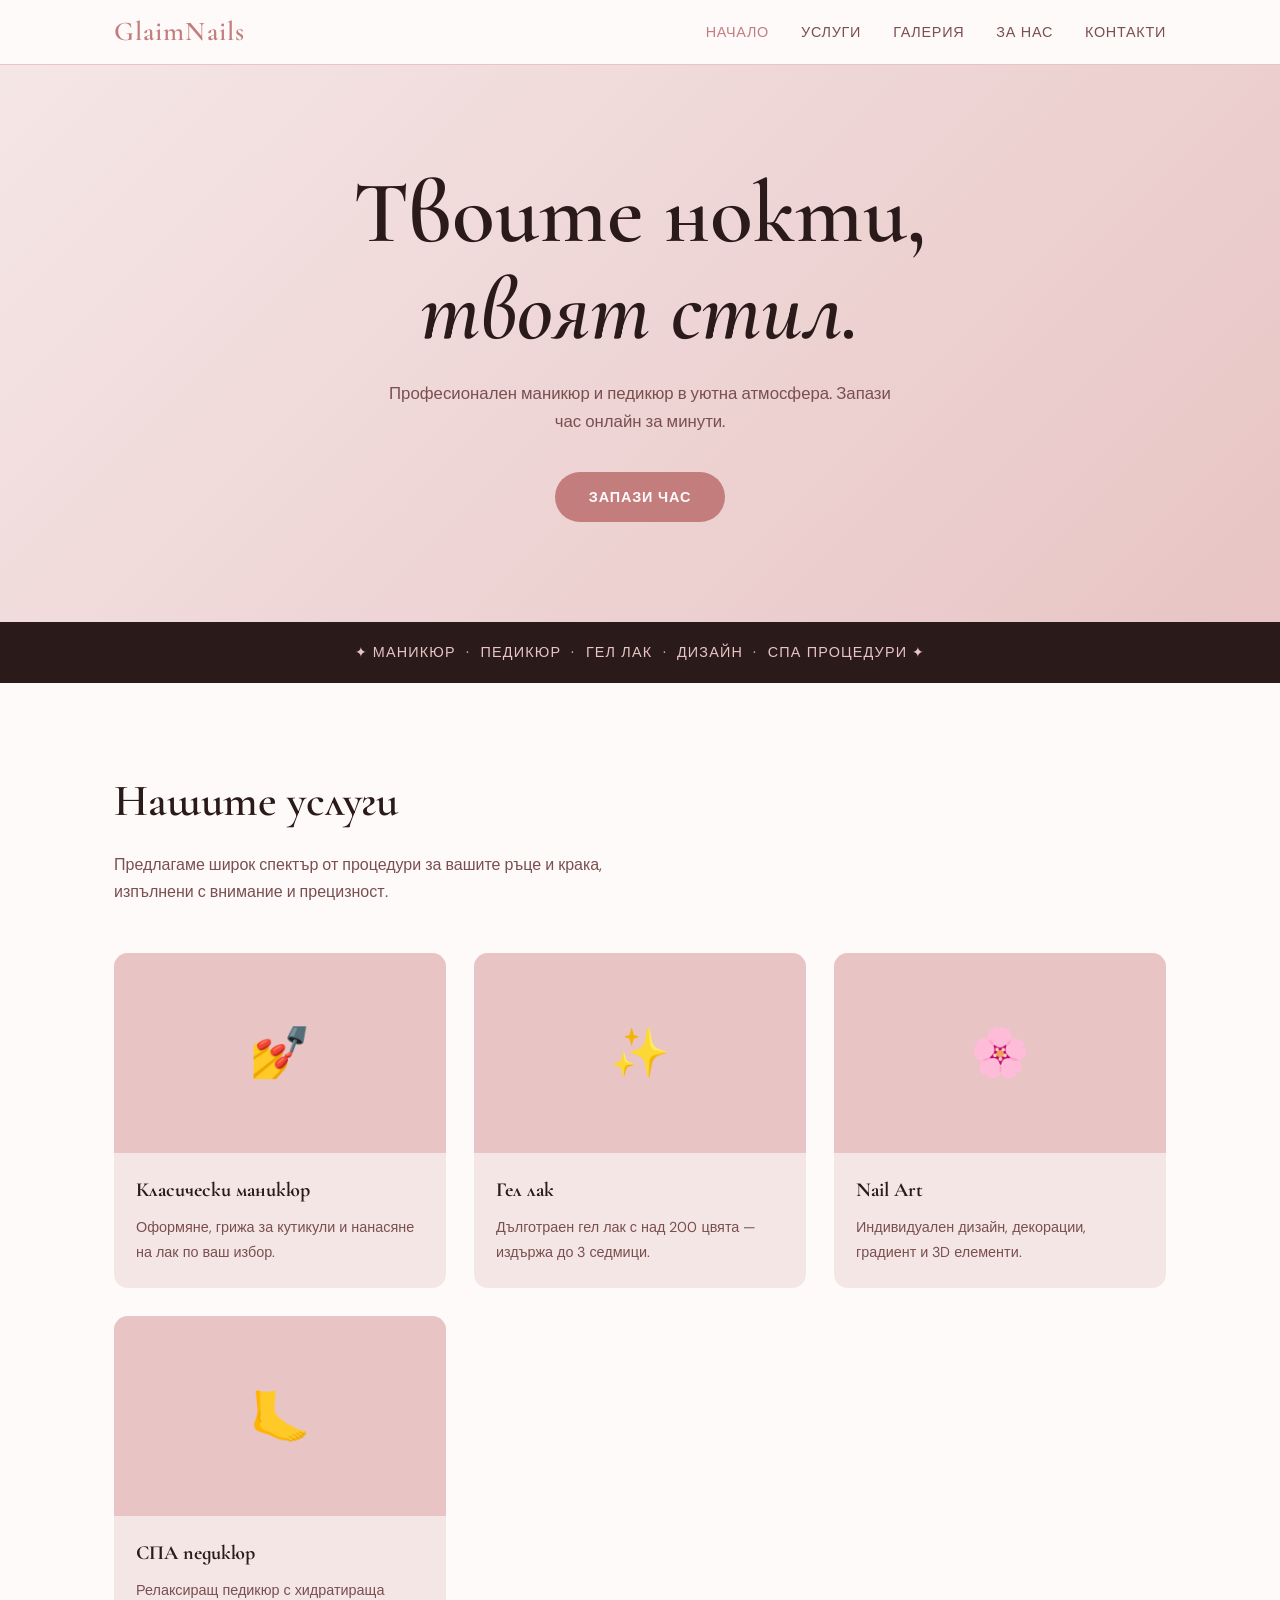
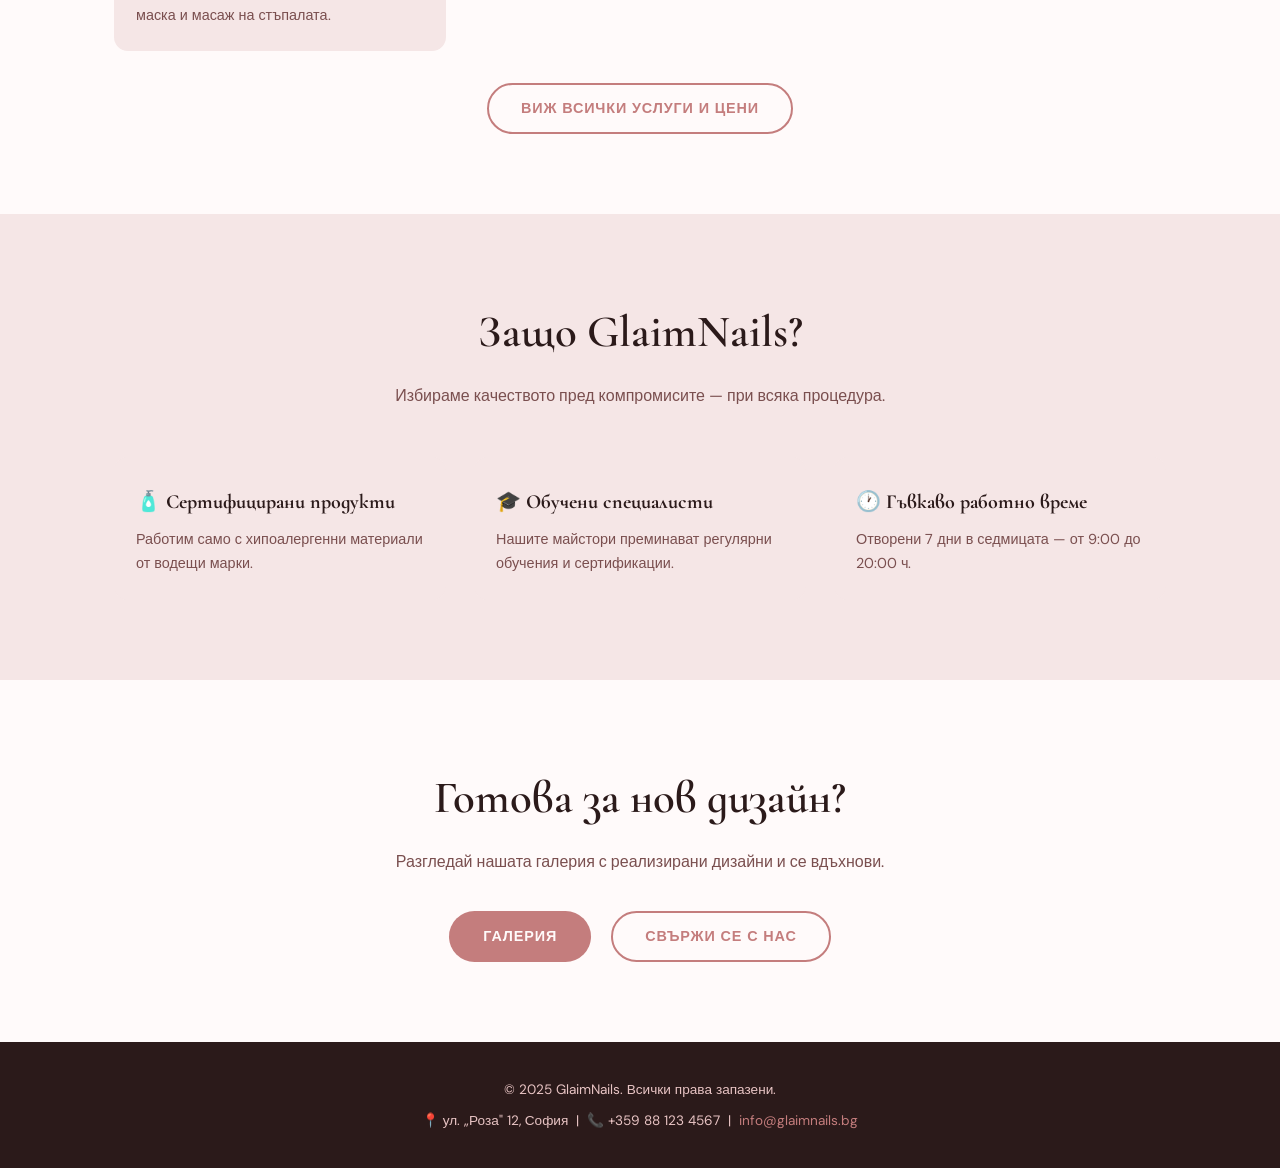
<file: GlamNails/index.html>
<!DOCTYPE html>
<html lang="bg">
<head>
  <meta charset="UTF-8">
  <meta name="viewport" content="width=device-width, initial-scale=1.0">
  <title>GlaimNails – Студио за маникюр</title>
  <link rel="stylesheet" href="style.css">
</head>
<body>

<header>
  <nav>
    <a href="index.html" class="logo">GlaimNails</a>
    <ul>
      <li><a href="index.html" class="active">Начало</a></li>
      <li><a href="services.html">Услуги</a></li>
      <li><a href="gallery.html">Галерия</a></li>
      <li><a href="about.html">За нас</a></li>
      <li><a href="contact.html">Контакти</a></li>
    </ul>
  </nav>
</header>

<!-- Hero -->
<section class="hero">
  <h1>Твоите нокти,<br><em>твоят стил.</em></h1>
  <p>Професионален маникюр и педикюр в уютна атмосфера. Запази час онлайн за минути.</p>
  <a href="contact.html" class="btn">Запази час</a>
</section>

<!-- Intro strip -->
<div class="stripe">✦ Маникюр &nbsp;·&nbsp; Педикюр &nbsp;·&nbsp; Гел лак &nbsp;·&nbsp; Дизайн &nbsp;·&nbsp; СПА процедури ✦</div>

<!-- Services preview -->
<div class="section">
  <h2 class="section-title">Нашите услуги</h2>
  <p class="section-sub">Предлагаме широк спектър от процедури за вашите ръце и крака, изпълнени с внимание и прецизност.</p>
  <div class="cards">
    <div class="card">
      <div class="card-img">💅</div>
      <div class="card-body">
        <h3>Класически маникюр</h3>
        <p>Оформяне, грижа за кутикули и нанасяне на лак по ваш избор.</p>
      </div>
    </div>
    <div class="card">
      <div class="card-img">✨</div>
      <div class="card-body">
        <h3>Гел лак</h3>
        <p>Дълготраен гел лак с над 200 цвята — издържа до 3 седмици.</p>
      </div>
    </div>
    <div class="card">
      <div class="card-img">🌸</div>
      <div class="card-body">
        <h3>Nail Art</h3>
        <p>Индивидуален дизайн, декорации, градиент и 3D елементи.</p>
      </div>
    </div>
    <div class="card">
      <div class="card-img">🦶</div>
      <div class="card-body">
        <h3>СПА педикюр</h3>
        <p>Релаксиращ педикюр с хидратираща маска и масаж на стъпалата.</p>
      </div>
    </div>
  </div>
  <p class="text-center mt-8">
    <a href="services.html" class="btn-outline">Виж всички услуги и цени</a>
  </p>
</div>

<!-- Why us -->
<div class="bg-blush">
  <div class="section">
    <h2 class="section-title text-center">Защо GlaimNails?</h2>
    <p class="section-sub text-center" style="margin:0 auto 48px;">Избираме качеството пред компромисите — при всяка процедура.</p>
    <div class="cards">
      <div class="card">
        <div class="card-body" style="padding-top:28px;">
          <h3>🧴 Сертифицирани продукти</h3>
          <p>Работим само с хипоалергенни материали от водещи марки.</p>
        </div>
      </div>
      <div class="card">
        <div class="card-body" style="padding-top:28px;">
          <h3>🎓 Обучени специалисти</h3>
          <p>Нашите майстори преминават регулярни обучения и сертификации.</p>
        </div>
      </div>
      <div class="card">
        <div class="card-body" style="padding-top:28px;">
          <h3>🕐 Гъвкаво работно време</h3>
          <p>Отворени 7 дни в седмицата — от 9:00 до 20:00 ч.</p>
        </div>
      </div>
    </div>
  </div>
</div>

<!-- CTA -->
<div class="section text-center">
  <h2 class="section-title">Готова за нов дизайн?</h2>
  <p class="section-sub" style="margin:0 auto 36px;">Разгледай нашата галерия с реализирани дизайни и се вдъхнови.</p>
  <a href="gallery.html" class="btn" style="margin-right:16px;">Галерия</a>
  <a href="contact.html" class="btn-outline">Свържи се с нас</a>
</div>

<footer>
  <p>&copy; 2025 GlaimNails. Всички права запазени.</p>
  <p style="margin-top:8px;">📍 ул. „Роза" 12, София &nbsp;|&nbsp; 📞 +359 88 123 4567 &nbsp;|&nbsp; <a href="mailto:info@glaimnails.bg">info@glaimnails.bg</a></p>
</footer>

</body>
</html>
</file>
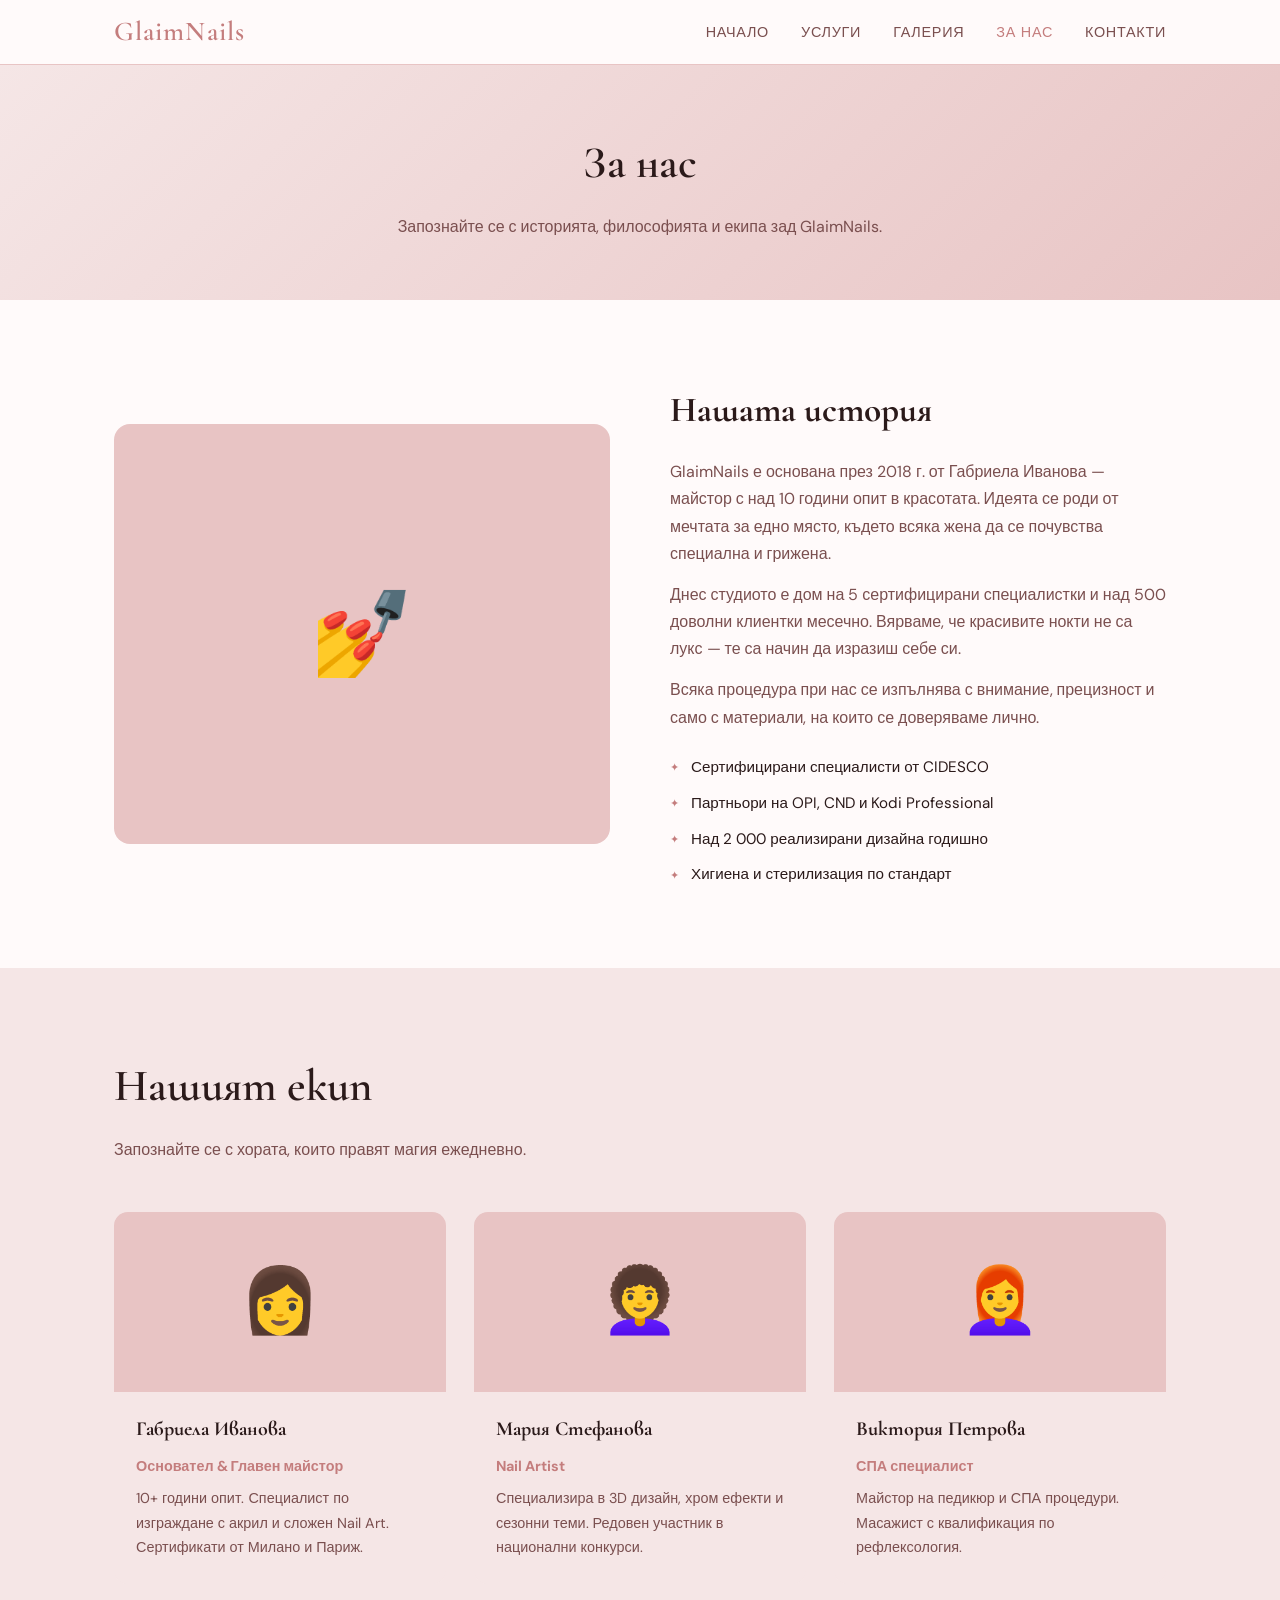
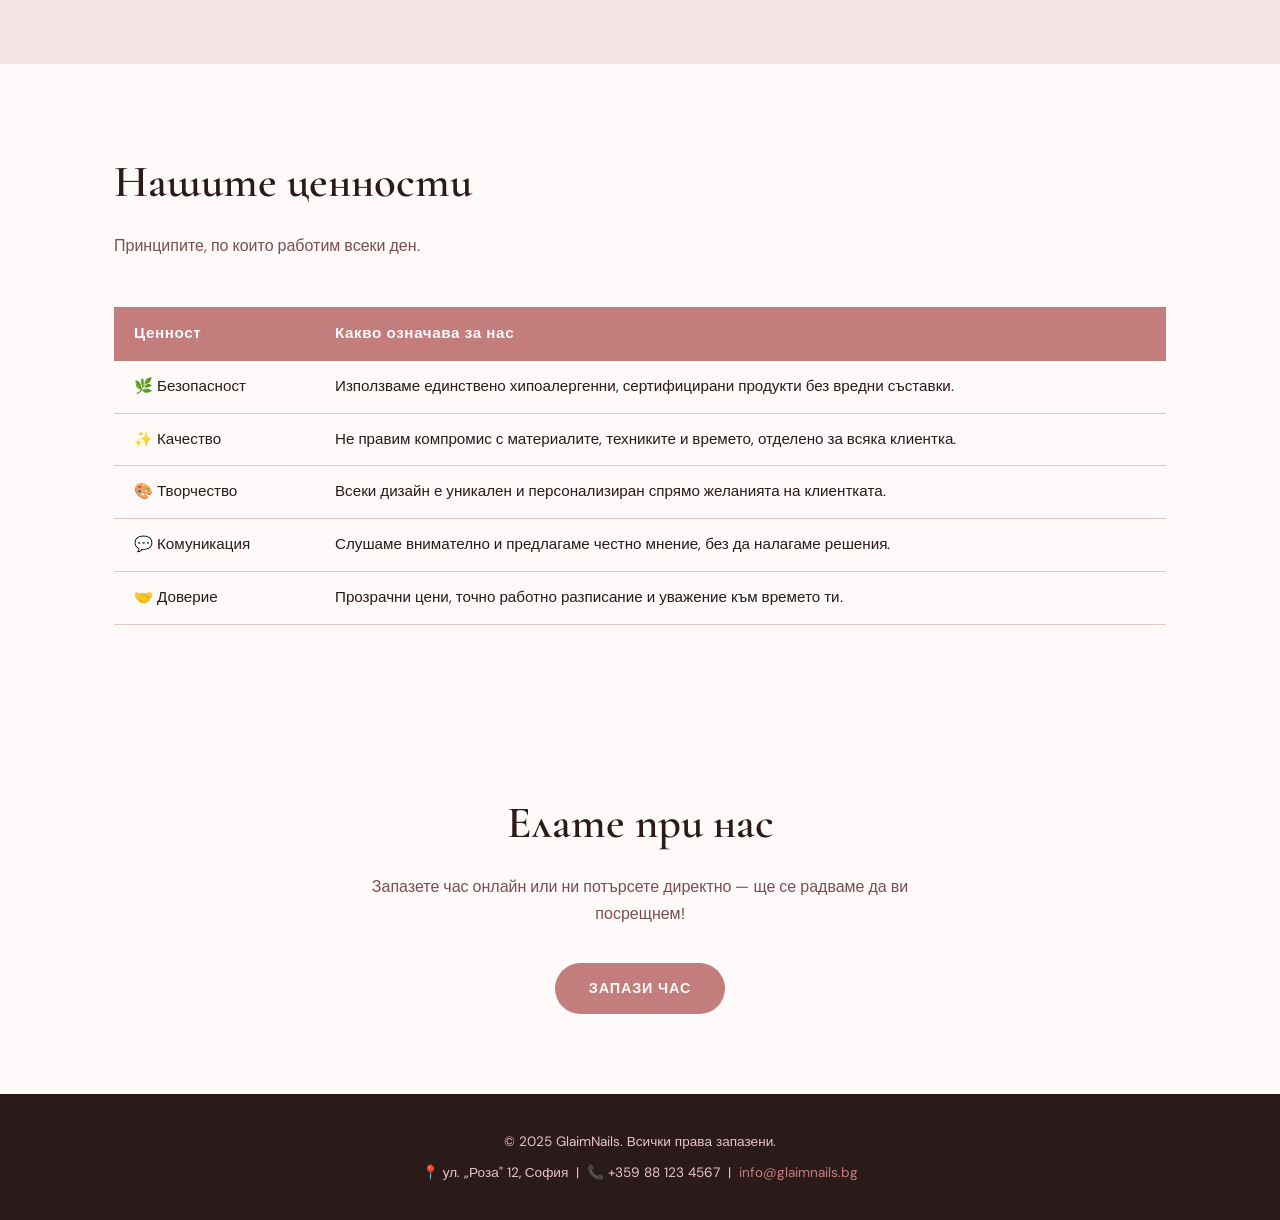
<file: GlamNails/about.html>
<!DOCTYPE html>
<html lang="bg">
<head>
  <meta charset="UTF-8">
  <meta name="viewport" content="width=device-width, initial-scale=1.0">
  <title>За нас – GlaimNails</title>
  <link rel="stylesheet" href="style.css">
</head>
<body>

<header>
  <nav>
    <a href="index.html" class="logo">GlaimNails</a>
    <ul>
      <li><a href="index.html">Начало</a></li>
      <li><a href="services.html">Услуги</a></li>
      <li><a href="gallery.html">Галерия</a></li>
      <li><a href="about.html" class="active">За нас</a></li>
      <li><a href="contact.html">Контакти</a></li>
    </ul>
  </nav>
</header>

<div style="background: linear-gradient(135deg, #f5e6e6, #e8c4c4); padding: 60px 24px; text-align:center;">
  <h1 class="section-title" style="margin-bottom:12px;">За нас</h1>
  <p style="color:#7a4f4f; max-width:500px; margin:0 auto;">Запознайте се с историята, философията и екипа зад GlaimNails.</p>
</div>

<!-- Story -->
<div class="section">
  <div class="about-grid">
    <div class="about-img">💅</div>
    <div class="about-text">
      <h2>Нашата история</h2>
      <p>GlaimNails е основана през 2018 г. от Габриела Иванова — майстор с над 10 години опит в красотата. Идеята се роди от мечтата за едно място, където всяка жена да се почувства специална и грижена.</p>
      <p>Днес студиото е дом на 5 сертифицирани специалистки и над 500 доволни клиентки месечно. Вярваме, че красивите нокти не са лукс — те са начин да изразиш себе си.</p>
      <p>Всяка процедура при нас се изпълнява с внимание, прецизност и само с материали, на които се доверяваме лично.</p>
      <ul class="team-list">
        <li>Сертифицирани специалисти от CIDESCO</li>
        <li>Партньори на OPI, CND и Kodi Professional</li>
        <li>Над 2 000 реализирани дизайна годишно</li>
        <li>Хигиена и стерилизация по стандарт</li>
      </ul>
    </div>
  </div>
</div>

<!-- Team -->
<div class="bg-blush">
  <div class="section">
    <h2 class="section-title">Нашият екип</h2>
    <p class="section-sub">Запознайте се с хората, които правят магия ежедневно.</p>
    <div class="cards">
      <div class="card">
        <div class="card-img" style="font-size:4rem; height:180px;">👩</div>
        <div class="card-body">
          <h3>Габриела Иванова</h3>
          <p><strong style="color:var(--accent);">Основател &amp; Главен майстор</strong></p>
          <p style="margin-top:8px;">10+ години опит. Специалист по изграждане с акрил и сложен Nail Art. Сертификати от Милано и Париж.</p>
        </div>
      </div>
      <div class="card">
        <div class="card-img" style="font-size:4rem; height:180px;">👩‍🦱</div>
        <div class="card-body">
          <h3>Мария Стефанова</h3>
          <p><strong style="color:var(--accent);">Nail Artist</strong></p>
          <p style="margin-top:8px;">Специализира в 3D дизайн, хром ефекти и сезонни теми. Редовен участник в национални конкурси.</p>
        </div>
      </div>
      <div class="card">
        <div class="card-img" style="font-size:4rem; height:180px;">👩‍🦰</div>
        <div class="card-body">
          <h3>Виктория Петрова</h3>
          <p><strong style="color:var(--accent);">СПА специалист</strong></p>
          <p style="margin-top:8px;">Майстор на педикюр и СПА процедури. Масажист с квалификация по рефлексология.</p>
        </div>
      </div>
    </div>
  </div>
</div>

<!-- Values -->
<div class="section">
  <h2 class="section-title">Нашите ценности</h2>
  <p class="section-sub">Принципите, по които работим всеки ден.</p>
  <div class="table-wrap">
    <table>
      <thead>
        <tr>
          <th>Ценност</th>
          <th>Какво означава за нас</th>
        </tr>
      </thead>
      <tbody>
        <tr>
          <td>🌿 Безопасност</td>
          <td>Използваме единствено хипоалергенни, сертифицирани продукти без вредни съставки.</td>
        </tr>
        <tr>
          <td>✨ Качество</td>
          <td>Не правим компромис с материалите, техниките и времето, отделено за всяка клиентка.</td>
        </tr>
        <tr>
          <td>🎨 Творчество</td>
          <td>Всеки дизайн е уникален и персонализиран спрямо желанията на клиентката.</td>
        </tr>
        <tr>
          <td>💬 Комуникация</td>
          <td>Слушаме внимателно и предлагаме честно мнение, без да налагаме решения.</td>
        </tr>
        <tr>
          <td>🤝 Доверие</td>
          <td>Прозрачни цени, точно работно разписание и уважение към времето ти.</td>
        </tr>
      </tbody>
    </table>
  </div>
</div>

<!-- CTA -->
<div class="section text-center">
  <h2 class="section-title">Елате при нас</h2>
  <p class="section-sub" style="margin:0 auto 36px;">Запазете час онлайн или ни потърсете директно — ще се радваме да ви посрещнем!</p>
  <a href="contact.html" class="btn">Запази час</a>
</div>

<footer>
  <p>&copy; 2025 GlaimNails. Всички права запазени.</p>
  <p style="margin-top:8px;">📍 ул. „Роза" 12, София &nbsp;|&nbsp; 📞 +359 88 123 4567 &nbsp;|&nbsp; <a href="mailto:info@glaimnails.bg">info@glaimnails.bg</a></p>
</footer>

</body>
</html>
</file>
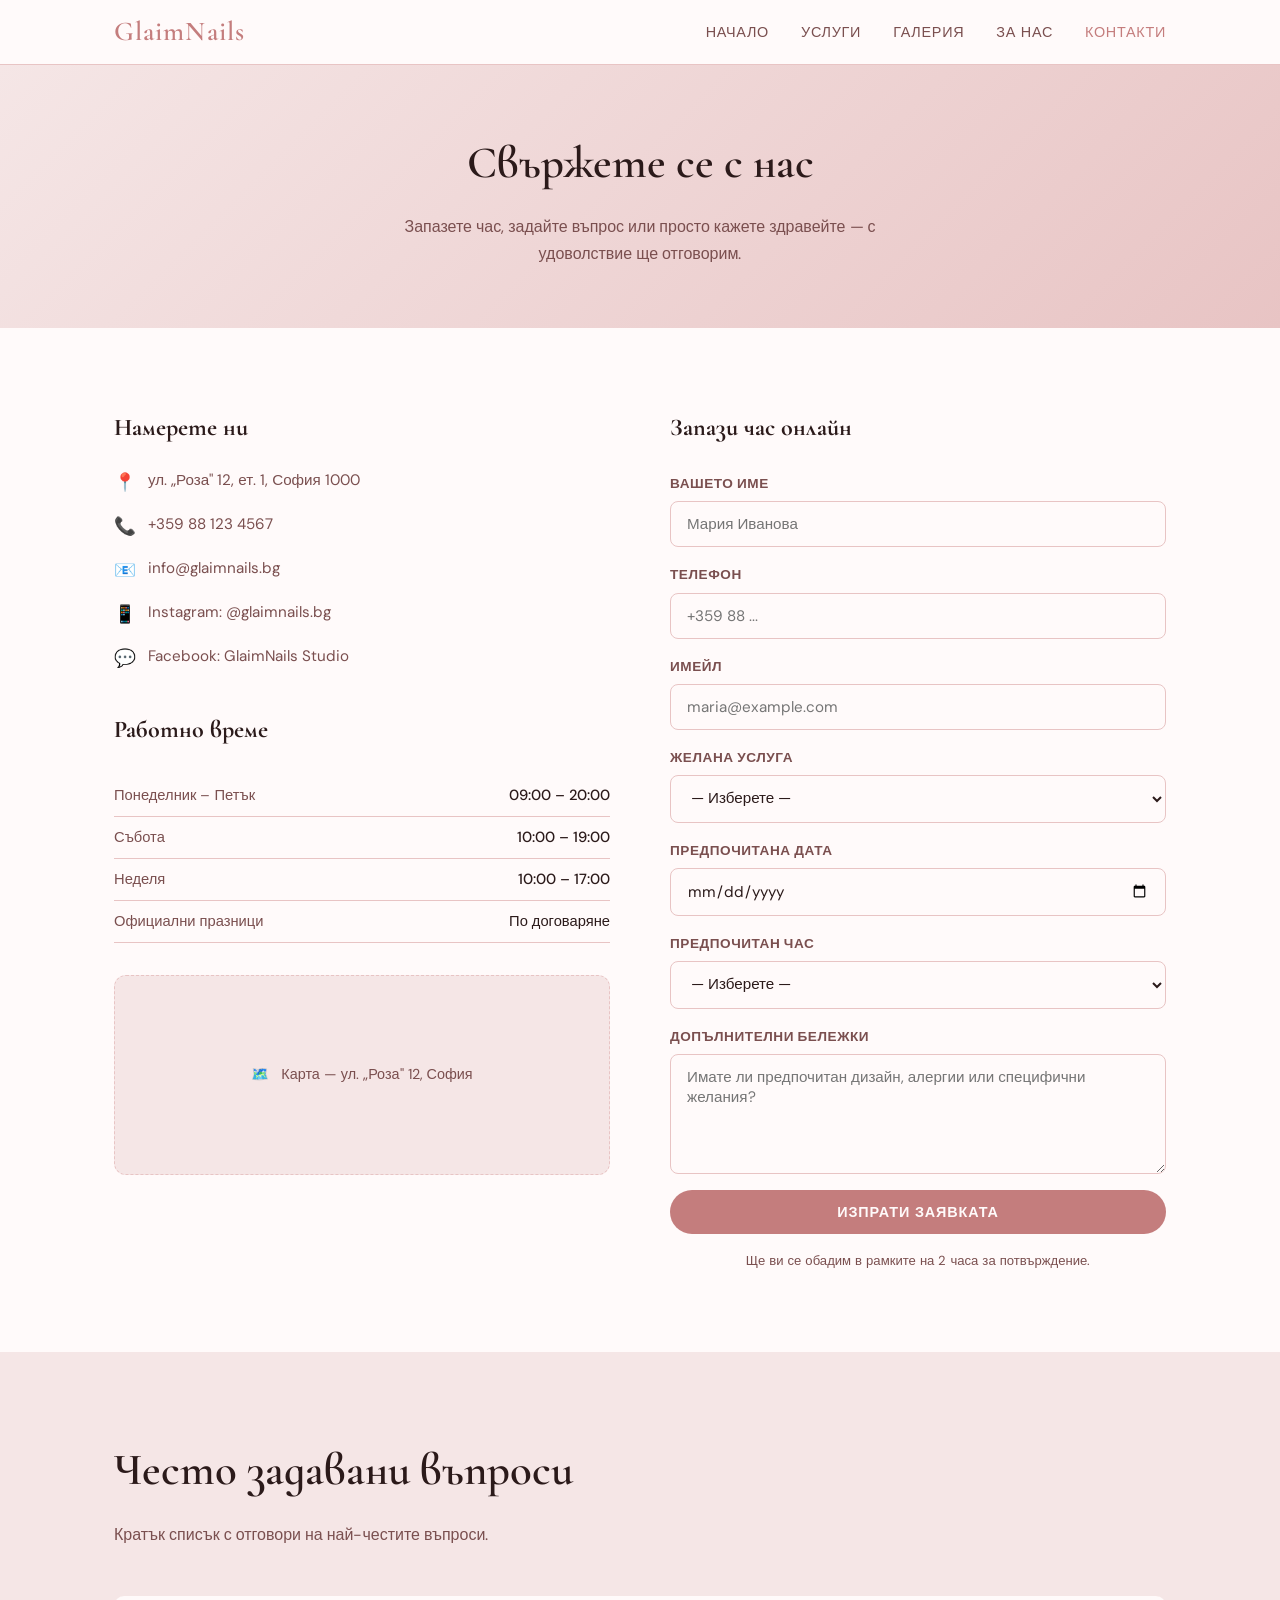
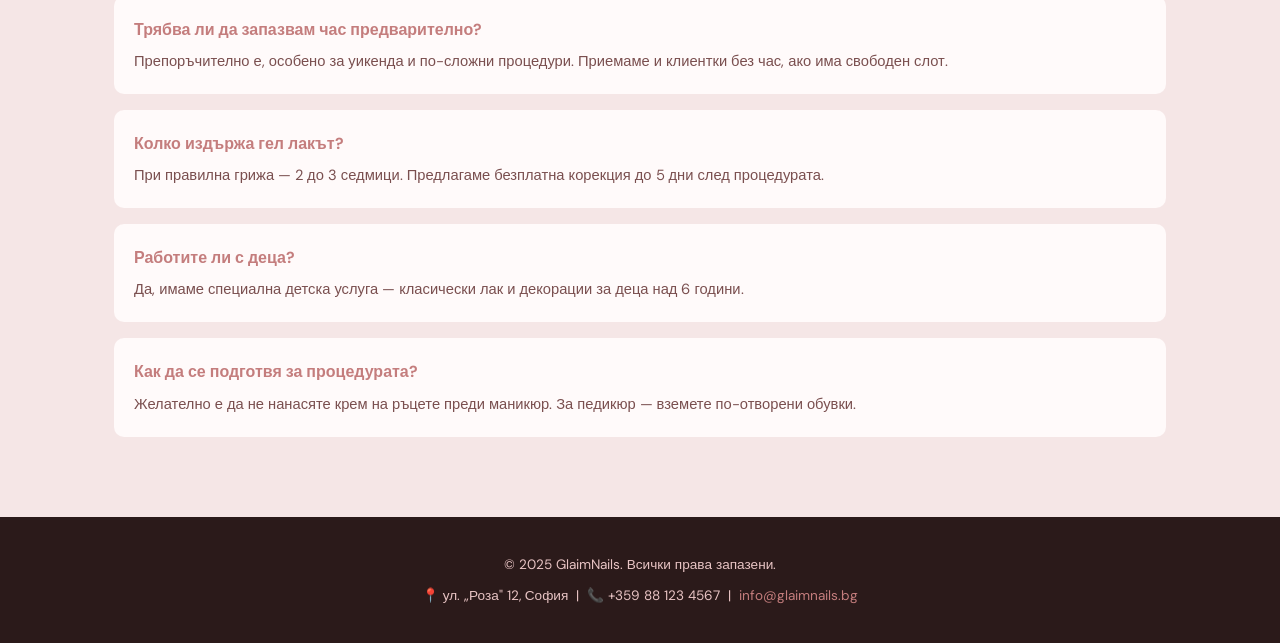
<file: GlamNails/contact.html>
<!DOCTYPE html>
<html lang="bg">
<head>
  <meta charset="UTF-8">
  <meta name="viewport" content="width=device-width, initial-scale=1.0">
  <title>Контакти – GlaimNails</title>
  <link rel="stylesheet" href="style.css">
</head>
<body>

<header>
  <nav>
    <a href="index.html" class="logo">GlaimNails</a>
    <ul>
      <li><a href="index.html">Начало</a></li>
      <li><a href="services.html">Услуги</a></li>
      <li><a href="gallery.html">Галерия</a></li>
      <li><a href="about.html">За нас</a></li>
      <li><a href="contact.html" class="active">Контакти</a></li>
    </ul>
  </nav>
</header>

<div style="background: linear-gradient(135deg, #f5e6e6, #e8c4c4); padding: 60px 24px; text-align:center;">
  <h1 class="section-title" style="margin-bottom:12px;">Свържете се с нас</h1>
  <p style="color:#7a4f4f; max-width:480px; margin:0 auto;">Запазете час, задайте въпрос или просто кажете здравейте — с удоволствие ще отговорим.</p>
</div>

<!-- Contact grid -->
<div class="section">
  <div class="contact-grid">

    <!-- Info -->
    <div class="contact-info">
      <h3>Намерете ни</h3>
      <ul>
        <li>
          <span>📍</span>
          <span>ул. „Роза" 12, ет. 1, София 1000</span>
        </li>
        <li>
          <span>📞</span>
          <span>+359 88 123 4567</span>
        </li>
        <li>
          <span>📧</span>
          <span>info@glaimnails.bg</span>
        </li>
        <li>
          <span>📱</span>
          <span>Instagram: @glaimnails.bg</span>
        </li>
        <li>
          <span>💬</span>
          <span>Facebook: GlaimNails Studio</span>
        </li>
      </ul>

      <h3 style="margin-top:36px;">Работно време</h3>
      <table class="hours-table">
        <tbody>
          <tr><td>Понеделник – Петък</td><td>09:00 – 20:00</td></tr>
          <tr><td>Събота</td><td>10:00 – 19:00</td></tr>
          <tr><td>Неделя</td><td>10:00 – 17:00</td></tr>
          <tr><td>Официални празници</td><td>По договаряне</td></tr>
        </tbody>
      </table>

      <!-- Map placeholder -->
      <div style="margin-top:32px; background:var(--blush); border-radius:12px; height:200px; display:flex; align-items:center; justify-content:center; color:var(--mid); font-size:0.9rem; border:1.5px dashed var(--rose);">
        🗺️ &nbsp; Карта — ул. „Роза" 12, София
      </div>
    </div>

    <!-- Form -->
    <div>
      <h3 style="font-family:var(--ff-display); font-size:1.5rem; margin-bottom:24px;">Запази час онлайн</h3>
      <div class="contact-form">
        <div class="form-group">
          <label for="name">Вашето име</label>
          <input type="text" id="name" name="name" placeholder="Мария Иванова">
        </div>
        <div class="form-group">
          <label for="phone">Телефон</label>
          <input type="tel" id="phone" name="phone" placeholder="+359 88 ...">
        </div>
        <div class="form-group">
          <label for="email">Имейл</label>
          <input type="email" id="email" name="email" placeholder="maria@example.com">
        </div>
        <div class="form-group">
          <label for="service">Желана услуга</label>
          <select id="service" name="service">
            <option value="">— Изберете —</option>
            <option>Класически маникюр</option>
            <option>Гел лак маникюр</option>
            <option>Изграждане с гел</option>
            <option>Изграждане с акрил</option>
            <option>Nail Art</option>
            <option>Класически педикюр</option>
            <option>СПА педикюр</option>
            <option>VIP пакет</option>
            <option>Друго</option>
          </select>
        </div>
        <div class="form-group">
          <label for="date">Предпочитана дата</label>
          <input type="date" id="date" name="date">
        </div>
        <div class="form-group">
          <label for="time">Предпочитан час</label>
          <select id="time" name="time">
            <option value="">— Изберете —</option>
            <option>09:00</option>
            <option>10:00</option>
            <option>11:00</option>
            <option>12:00</option>
            <option>13:00</option>
            <option>14:00</option>
            <option>15:00</option>
            <option>16:00</option>
            <option>17:00</option>
            <option>18:00</option>
            <option>19:00</option>
          </select>
        </div>
        <div class="form-group">
          <label for="message">Допълнителни бележки</label>
          <textarea id="message" name="message" placeholder="Имате ли предпочитан дизайн, алергии или специфични желания?"></textarea>
        </div>
        <button type="button" class="btn" style="width:100%; text-align:center; cursor:pointer; border:none; font-family:var(--ff-body);">
          Изпрати заявката
        </button>
        <p style="font-size:0.82rem; color:var(--mid); text-align:center;">Ще ви се обадим в рамките на 2 часа за потвърждение.</p>
      </div>
    </div>
  </div>
</div>

<!-- FAQ -->
<div class="bg-blush">
  <div class="section">
    <h2 class="section-title">Често задавани въпроси</h2>
    <p class="section-sub">Кратък списък с отговори на най-честите въпроси.</p>
    <ul style="list-style:none; display:flex; flex-direction:column; gap:16px;">
      <li style="padding:20px; background:var(--white); border-radius:10px;">
        <strong style="color:var(--accent);">Трябва ли да запазвам час предварително?</strong>
        <p style="margin-top:6px; color:var(--mid); font-size:0.92rem;">Препоръчително е, особено за уикенда и по-сложни процедури. Приемаме и клиентки без час, ако има свободен слот.</p>
      </li>
      <li style="padding:20px; background:var(--white); border-radius:10px;">
        <strong style="color:var(--accent);">Колко издържа гел лакът?</strong>
        <p style="margin-top:6px; color:var(--mid); font-size:0.92rem;">При правилна грижа — 2 до 3 седмици. Предлагаме безплатна корекция до 5 дни след процедурата.</p>
      </li>
      <li style="padding:20px; background:var(--white); border-radius:10px;">
        <strong style="color:var(--accent);">Работите ли с деца?</strong>
        <p style="margin-top:6px; color:var(--mid); font-size:0.92rem;">Да, имаме специална детска услуга — класически лак и декорации за деца над 6 години.</p>
      </li>
      <li style="padding:20px; background:var(--white); border-radius:10px;">
        <strong style="color:var(--accent);">Как да се подготвя за процедурата?</strong>
        <p style="margin-top:6px; color:var(--mid); font-size:0.92rem;">Желателно е да не нанасяте крем на ръцете преди маникюр. За педикюр — вземете по-отворени обувки.</p>
      </li>
    </ul>
  </div>
</div>

<footer>
  <p>&copy; 2025 GlaimNails. Всички права запазени.</p>
  <p style="margin-top:8px;">📍 ул. „Роза" 12, София &nbsp;|&nbsp; 📞 +359 88 123 4567 &nbsp;|&nbsp; <a href="mailto:info@glaimnails.bg">info@glaimnails.bg</a></p>
</footer>

</body>
</html>
</file>
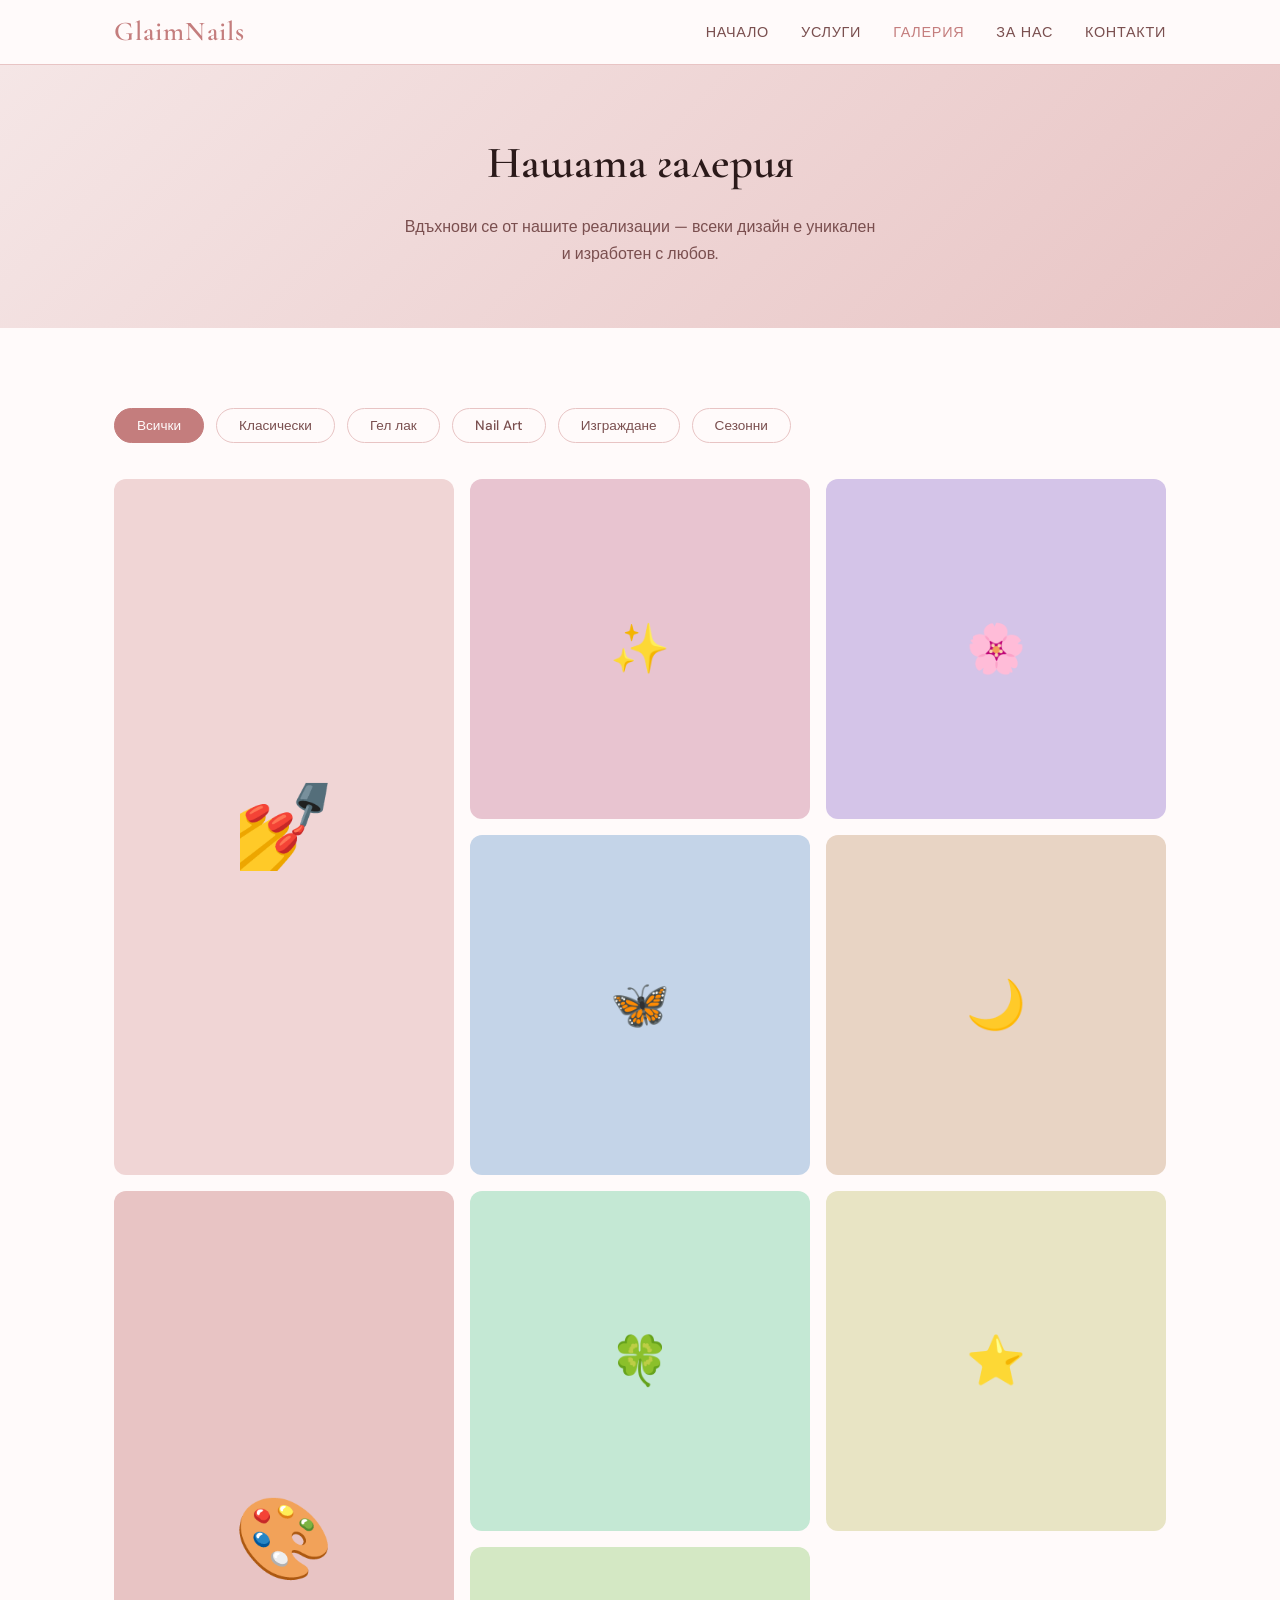
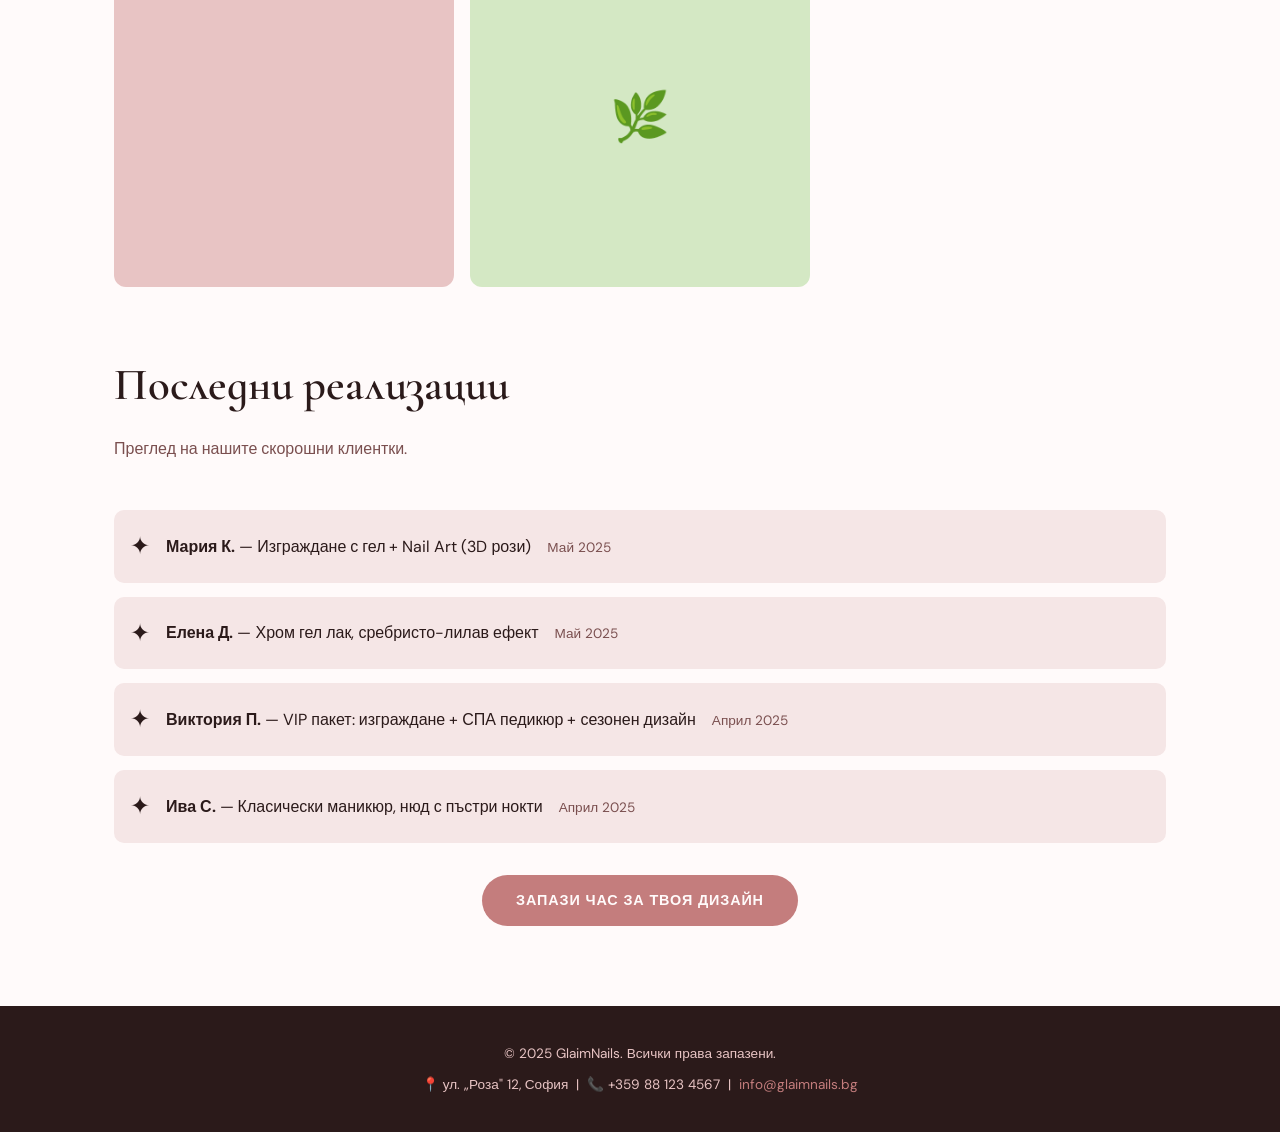
<file: GlamNails/gallery.html>
<!DOCTYPE html>
<html lang="bg">
<head>
  <meta charset="UTF-8">
  <meta name="viewport" content="width=device-width, initial-scale=1.0">
  <title>Галерия – GlaimNails</title>
  <link rel="stylesheet" href="style.css">
  <style>
    .filter-bar {
      display: flex;
      gap: 12px;
      flex-wrap: wrap;
      margin-bottom: 36px;
    }

    .filter-btn {
      padding: 8px 22px;
      border: 1.5px solid var(--rose);
      border-radius: 50px;
      font-family: var(--ff-body);
      font-size: 0.85rem;
      font-weight: 500;
      cursor: pointer;
      background: var(--white);
      color: var(--mid);
      transition: all 0.2s;
    }

    .filter-btn:hover,
    .filter-btn.active {
      background: var(--accent);
      border-color: var(--accent);
      color: var(--white);
    }

    .gallery {
      display: grid;
      grid-template-columns: repeat(3, 1fr);
      gap: 16px;
    }

    .gallery-item {
      border-radius: 12px;
      overflow: hidden;
      aspect-ratio: 1;
      background: var(--rose);
      display: flex;
      align-items: center;
      justify-content: center;
      font-size: 3rem;
      position: relative;
      transition: transform 0.2s;
    }

    .gallery-item:hover { transform: scale(1.03); }

    .gallery-item .overlay {
      position: absolute;
      inset: 0;
      background: rgba(43,26,26,0.55);
      display: flex;
      align-items: center;
      justify-content: center;
      opacity: 0;
      transition: opacity 0.2s;
      color: #fff;
      font-size: 0.85rem;
      font-weight: 600;
      letter-spacing: 0.06em;
      text-align: center;
      padding: 12px;
    }

    .gallery-item:hover .overlay { opacity: 1; }

    .gallery-item.tall { grid-row: span 2; aspect-ratio: unset; min-height: 300px; }

    @media (max-width: 600px) {
      .gallery { grid-template-columns: repeat(2, 1fr); }
    }
  </style>
</head>
<body>

<header>
  <nav>
    <a href="index.html" class="logo">GlaimNails</a>
    <ul>
      <li><a href="index.html">Начало</a></li>
      <li><a href="services.html">Услуги</a></li>
      <li><a href="gallery.html" class="active">Галерия</a></li>
      <li><a href="about.html">За нас</a></li>
      <li><a href="contact.html">Контакти</a></li>
    </ul>
  </nav>
</header>

<div style="background: linear-gradient(135deg, #f5e6e6, #e8c4c4); padding: 60px 24px; text-align:center;">
  <h1 class="section-title" style="margin-bottom:12px;">Нашата галерия</h1>
  <p style="color:#7a4f4f; max-width:480px; margin:0 auto;">Вдъхнови се от нашите реализации — всеки дизайн е уникален и изработен с любов.</p>
</div>

<div class="section">

  <div class="filter-bar">
    <button class="filter-btn active">Всички</button>
    <button class="filter-btn">Класически</button>
    <button class="filter-btn">Гел лак</button>
    <button class="filter-btn">Nail Art</button>
    <button class="filter-btn">Изграждане</button>
    <button class="filter-btn">Сезонни</button>
  </div>

  <div class="gallery">
    <div class="gallery-item tall" style="background:#f0d5d5; font-size:5rem;">
      💅
      <div class="overlay">Класически гел лак<br>Розово-беж</div>
    </div>
    <div class="gallery-item" style="background:#e8c4d0;">
      ✨
      <div class="overlay">Хром ефект<br>Сребро</div>
    </div>
    <div class="gallery-item" style="background:#d4c4e8;">
      🌸
      <div class="overlay">Цветен Nail Art<br>Пролет 2025</div>
    </div>
    <div class="gallery-item" style="background:#c4d4e8;">
      🦋
      <div class="overlay">Пеперуди 3D<br>Гел изграждане</div>
    </div>
    <div class="gallery-item" style="background:#e8d4c4;">
      🌙
      <div class="overlay">Галактика ефект<br>Тъмно синьо</div>
    </div>
    <div class="gallery-item tall" style="background:#e8c4c4; font-size:5rem;">
      🎨
      <div class="overlay">Ръчно рисуване<br>Цветя</div>
    </div>
    <div class="gallery-item" style="background:#c4e8d4;">
      🍀
      <div class="overlay">Зелен градиент<br>Омбре</div>
    </div>
    <div class="gallery-item" style="background:#e8e4c4;">
      ⭐
      <div class="overlay">Глитер ефект<br>Злато</div>
    </div>
    <div class="gallery-item" style="background:#d4e8c4;">
      🌿
      <div class="overlay">Естествен стил<br>Нюд с листа</div>
    </div>
  </div>

  <!-- List of recent works -->
  <div style="margin-top:60px;">
    <h2 class="section-title">Последни реализации</h2>
    <p class="section-sub">Преглед на нашите скорошни клиентки.</p>
    <ul style="list-style:none; display:flex; flex-direction:column; gap:14px;">
      <li style="display:flex; align-items:center; gap:16px; padding:16px; background:var(--blush); border-radius:10px;">
        <span style="font-size:1.5rem;">✦</span>
        <div>
          <strong>Мария К.</strong> — Изграждане с гел + Nail Art (3D рози)
          <span style="color:var(--mid); font-size:0.85rem; margin-left:12px;">Май 2025</span>
        </div>
      </li>
      <li style="display:flex; align-items:center; gap:16px; padding:16px; background:var(--blush); border-radius:10px;">
        <span style="font-size:1.5rem;">✦</span>
        <div>
          <strong>Елена Д.</strong> — Хром гел лак, сребристо-лилав ефект
          <span style="color:var(--mid); font-size:0.85rem; margin-left:12px;">Май 2025</span>
        </div>
      </li>
      <li style="display:flex; align-items:center; gap:16px; padding:16px; background:var(--blush); border-radius:10px;">
        <span style="font-size:1.5rem;">✦</span>
        <div>
          <strong>Виктория П.</strong> — VIP пакет: изграждане + СПА педикюр + сезонен дизайн
          <span style="color:var(--mid); font-size:0.85rem; margin-left:12px;">Април 2025</span>
        </div>
      </li>
      <li style="display:flex; align-items:center; gap:16px; padding:16px; background:var(--blush); border-radius:10px;">
        <span style="font-size:1.5rem;">✦</span>
        <div>
          <strong>Ива С.</strong> — Класически маникюр, нюд с пъстри нокти
          <span style="color:var(--mid); font-size:0.85rem; margin-left:12px;">Април 2025</span>
        </div>
      </li>
    </ul>
  </div>

  <p class="text-center mt-8">
    <a href="contact.html" class="btn">Запази час за твоя дизайн</a>
  </p>
</div>

<footer>
  <p>&copy; 2025 GlaimNails. Всички права запазени.</p>
  <p style="margin-top:8px;">📍 ул. „Роза" 12, София &nbsp;|&nbsp; 📞 +359 88 123 4567 &nbsp;|&nbsp; <a href="mailto:info@glaimnails.bg">info@glaimnails.bg</a></p>
</footer>

</body>
</html>
</file>
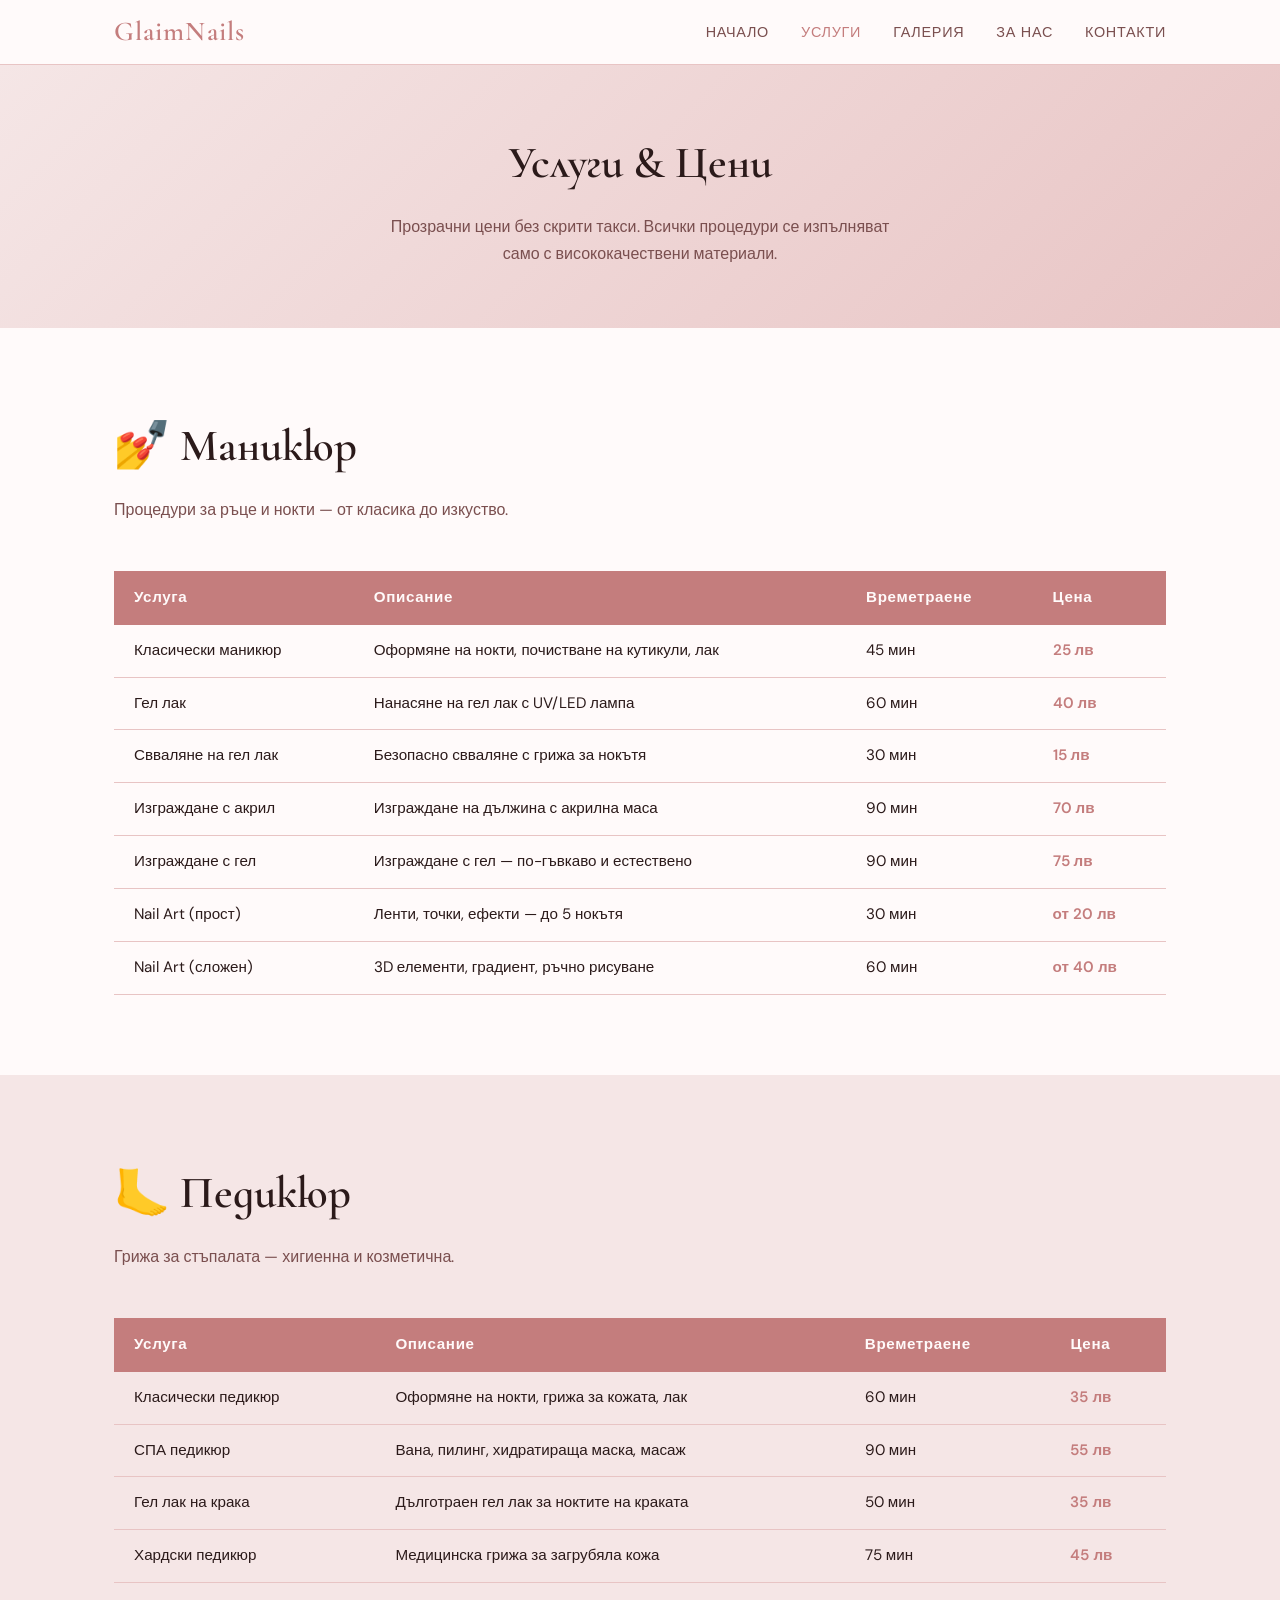
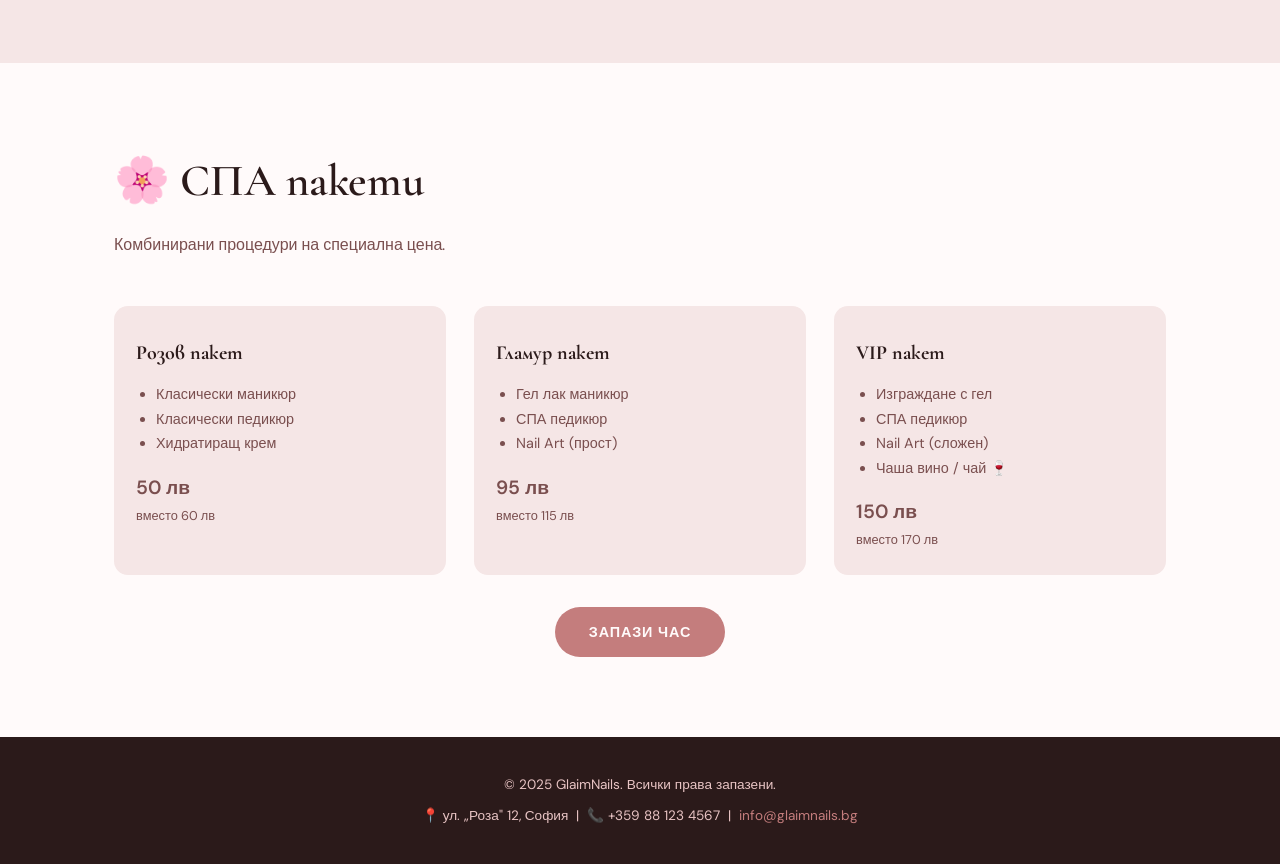
<file: GlamNails/services.html>
<!DOCTYPE html>
<html lang="bg">
<head>
  <meta charset="UTF-8">
  <meta name="viewport" content="width=device-width, initial-scale=1.0">
  <title>Услуги и цени – GlaimNails</title>
  <link rel="stylesheet" href="style.css">
</head>
<body>

<header>
  <nav>
    <a href="index.html" class="logo">GlaimNails</a>
    <ul>
      <li><a href="index.html">Начало</a></li>
      <li><a href="services.html" class="active">Услуги</a></li>
      <li><a href="gallery.html">Галерия</a></li>
      <li><a href="about.html">За нас</a></li>
      <li><a href="contact.html">Контакти</a></li>
    </ul>
  </nav>
</header>

<!-- Page hero -->
<div style="background: linear-gradient(135deg, #f5e6e6, #e8c4c4); padding: 60px 24px; text-align:center;">
  <h1 class="section-title" style="margin-bottom:12px;">Услуги &amp; Цени</h1>
  <p style="color:#7a4f4f; max-width:500px; margin:0 auto;">Прозрачни цени без скрити такси. Всички процедури се изпълняват само с висококачествени материали.</p>
</div>

<!-- Manicure -->
<div class="section">
  <h2 class="section-title">💅 Маникюр</h2>
  <p class="section-sub">Процедури за ръце и нокти — от класика до изкуство.</p>
  <div class="table-wrap">
    <table>
      <thead>
        <tr>
          <th>Услуга</th>
          <th>Описание</th>
          <th>Времетраене</th>
          <th>Цена</th>
        </tr>
      </thead>
      <tbody>
        <tr>
          <td>Класически маникюр</td>
          <td>Оформяне на нокти, почистване на кутикули, лак</td>
          <td>45 мин</td>
          <td class="price">25 лв</td>
        </tr>
        <tr>
          <td>Гел лак</td>
          <td>Нанасяне на гел лак с UV/LED лампа</td>
          <td>60 мин</td>
          <td class="price">40 лв</td>
        </tr>
        <tr>
          <td>Свваляне на гел лак</td>
          <td>Безопасно свваляне с грижа за нокътя</td>
          <td>30 мин</td>
          <td class="price">15 лв</td>
        </tr>
        <tr>
          <td>Изграждане с акрил</td>
          <td>Изграждане на дължина с акрилна маса</td>
          <td>90 мин</td>
          <td class="price">70 лв</td>
        </tr>
        <tr>
          <td>Изграждане с гел</td>
          <td>Изграждане с гел — по-гъвкаво и естествено</td>
          <td>90 мин</td>
          <td class="price">75 лв</td>
        </tr>
        <tr>
          <td>Nail Art (прост)</td>
          <td>Ленти, точки, ефекти — до 5 нокътя</td>
          <td>30 мин</td>
          <td class="price">от 20 лв</td>
        </tr>
        <tr>
          <td>Nail Art (сложен)</td>
          <td>3D елементи, градиент, ръчно рисуване</td>
          <td>60 мин</td>
          <td class="price">от 40 лв</td>
        </tr>
      </tbody>
    </table>
  </div>
</div>

<!-- Pedicure -->
<div class="bg-blush">
  <div class="section">
    <h2 class="section-title">🦶 Педикюр</h2>
    <p class="section-sub">Грижа за стъпалата — хигиенна и козметична.</p>
    <div class="table-wrap">
      <table>
        <thead>
          <tr>
            <th>Услуга</th>
            <th>Описание</th>
            <th>Времетраене</th>
            <th>Цена</th>
          </tr>
        </thead>
        <tbody>
          <tr>
            <td>Класически педикюр</td>
            <td>Оформяне на нокти, грижа за кожата, лак</td>
            <td>60 мин</td>
            <td class="price">35 лв</td>
          </tr>
          <tr>
            <td>СПА педикюр</td>
            <td>Вана, пилинг, хидратираща маска, масаж</td>
            <td>90 мин</td>
            <td class="price">55 лв</td>
          </tr>
          <tr>
            <td>Гел лак на крака</td>
            <td>Дълготраен гел лак за ноктите на краката</td>
            <td>50 мин</td>
            <td class="price">35 лв</td>
          </tr>
          <tr>
            <td>Хардски педикюр</td>
            <td>Медицинска грижа за загрубяла кожа</td>
            <td>75 мин</td>
            <td class="price">45 лв</td>
          </tr>
        </tbody>
      </table>
    </div>
  </div>
</div>

<!-- SPA packages -->
<div class="section">
  <h2 class="section-title">🌸 СПА пакети</h2>
  <p class="section-sub">Комбинирани процедури на специална цена.</p>
  <div class="cards">
    <div class="card">
      <div class="card-body" style="padding-top:30px;">
        <h3>Розов пакет</h3>
        <ul style="list-style:disc; padding-left:20px; color:#7a4f4f; font-size:0.9rem; margin:12px 0 16px;">
          <li>Класически маникюр</li>
          <li>Класически педикюр</li>
          <li>Хидратиращ крем</li>
        </ul>
        <p class="price" style="font-size:1.2rem;">50 лв</p>
        <p style="font-size:0.8rem; color:#7a4f4f;">вместо 60 лв</p>
      </div>
    </div>
    <div class="card">
      <div class="card-body" style="padding-top:30px;">
        <h3>Гламур пакет</h3>
        <ul style="list-style:disc; padding-left:20px; color:#7a4f4f; font-size:0.9rem; margin:12px 0 16px;">
          <li>Гел лак маникюр</li>
          <li>СПА педикюр</li>
          <li>Nail Art (прост)</li>
        </ul>
        <p class="price" style="font-size:1.2rem;">95 лв</p>
        <p style="font-size:0.8rem; color:#7a4f4f;">вместо 115 лв</p>
      </div>
    </div>
    <div class="card">
      <div class="card-body" style="padding-top:30px;">
        <h3>VIP пакет</h3>
        <ul style="list-style:disc; padding-left:20px; color:#7a4f4f; font-size:0.9rem; margin:12px 0 16px;">
          <li>Изграждане с гел</li>
          <li>СПА педикюр</li>
          <li>Nail Art (сложен)</li>
          <li>Чаша вино / чай 🍷</li>
        </ul>
        <p class="price" style="font-size:1.2rem;">150 лв</p>
        <p style="font-size:0.8rem; color:#7a4f4f;">вместо 170 лв</p>
      </div>
    </div>
  </div>
  <p class="text-center mt-8">
    <a href="contact.html" class="btn">Запази час</a>
  </p>
</div>

<footer>
  <p>&copy; 2025 GlaimNails. Всички права запазени.</p>
  <p style="margin-top:8px;">📍 ул. „Роза" 12, София &nbsp;|&nbsp; 📞 +359 88 123 4567 &nbsp;|&nbsp; <a href="mailto:info@glaimnails.bg">info@glaimnails.bg</a></p>
</footer>

</body>
</html>
</file>
<file: GlamNails/style.css>
/* ===== GlaimNails — style.css ===== */

@import url('https://fonts.googleapis.com/css2?family=Cormorant+Garamond:ital,wght@0,400;0,600;1,400&family=DM+Sans:wght@400;500;600&display=swap');

/* ---------- Reset & base ---------- */
*, *::before, *::after { box-sizing: border-box; margin: 0; padding: 0; }

:root {
  --rose:    #e8c4c4;
  --blush:   #f5e6e6;
  --deep:    #2b1a1a;
  --mid:     #7a4f4f;
  --accent:  #c47d7d;
  --white:   #fffafa;
  --ff-display: 'Cormorant Garamond', Georgia, serif;
  --ff-body:    'DM Sans', Arial, sans-serif;
}

html { scroll-behavior: smooth; }

body {
  font-family: var(--ff-body);
  background: var(--white);
  color: var(--deep);
  font-size: 16px;
  line-height: 1.7;
}

img { max-width: 100%; display: block; }
a  { color: inherit; text-decoration: none; }

/* ---------- Navigation ---------- */
header {
  background: var(--white);
  border-bottom: 1px solid var(--rose);
  position: sticky;
  top: 0;
  z-index: 100;
}

nav {
  max-width: 1100px;
  margin: 0 auto;
  padding: 0 24px;
  display: flex;
  align-items: center;
  justify-content: space-between;
  height: 64px;
}

.logo {
  font-family: var(--ff-display);
  font-size: 1.7rem;
  font-weight: 600;
  color: var(--accent);
  letter-spacing: 0.04em;
}

nav ul {
  list-style: none;
  display: flex;
  gap: 32px;
}

nav ul a {
  font-size: 0.9rem;
  font-weight: 500;
  color: var(--mid);
  letter-spacing: 0.05em;
  text-transform: uppercase;
  transition: color 0.2s;
}

nav ul a:hover,
nav ul a.active { color: var(--accent); }

/* ---------- Hero ---------- */
.hero {
  background: linear-gradient(135deg, var(--blush) 0%, var(--rose) 100%);
  padding: 100px 24px;
  text-align: center;
}

.hero h1 {
  font-family: var(--ff-display);
  font-size: clamp(2.8rem, 7vw, 5.5rem);
  font-weight: 600;
  color: var(--deep);
  line-height: 1.1;
  margin-bottom: 20px;
}

.hero p {
  max-width: 520px;
  margin: 0 auto 36px;
  color: var(--mid);
  font-size: 1.05rem;
}

.btn {
  display: inline-block;
  background: var(--accent);
  color: var(--white);
  padding: 13px 34px;
  border-radius: 50px;
  font-size: 0.9rem;
  font-weight: 600;
  letter-spacing: 0.06em;
  text-transform: uppercase;
  transition: background 0.2s, transform 0.15s;
}

.btn:hover { background: var(--mid); transform: translateY(-2px); }

.btn-outline {
  background: transparent;
  border: 2px solid var(--accent);
  color: var(--accent);
  display: inline-block;
  padding: 11px 32px;
  border-radius: 50px;
  font-size: 0.9rem;
  font-weight: 600;
  letter-spacing: 0.06em;
  text-transform: uppercase;
  transition: all 0.2s;
}
.btn-outline:hover { background: var(--accent); color: var(--white); }

/* ---------- Section wrapper ---------- */
.section {
  max-width: 1100px;
  margin: 0 auto;
  padding: 80px 24px;
}

.section-title {
  font-family: var(--ff-display);
  font-size: clamp(1.8rem, 4vw, 2.8rem);
  font-weight: 600;
  color: var(--deep);
  margin-bottom: 12px;
}

.section-sub {
  color: var(--mid);
  margin-bottom: 48px;
  max-width: 560px;
}

/* ---------- Cards grid ---------- */
.cards {
  display: grid;
  grid-template-columns: repeat(auto-fit, minmax(260px, 1fr));
  gap: 28px;
}

.card {
  background: var(--blush);
  border-radius: 14px;
  overflow: hidden;
  transition: transform 0.2s, box-shadow 0.2s;
}

.card:hover { transform: translateY(-5px); box-shadow: 0 12px 32px rgba(180,100,100,0.12); }

.card-img {
  width: 100%;
  height: 200px;
  object-fit: cover;
  background: var(--rose);
  display: flex;
  align-items: center;
  justify-content: center;
  font-size: 3rem;
}

.card-body { padding: 20px 22px 24px; }

.card-body h3 {
  font-family: var(--ff-display);
  font-size: 1.25rem;
  color: var(--deep);
  margin-bottom: 8px;
}

.card-body p { font-size: 0.9rem; color: var(--mid); }

/* ---------- Services table ---------- */
.table-wrap { overflow-x: auto; }

table {
  width: 100%;
  border-collapse: collapse;
  font-size: 0.95rem;
}

thead {
  background: var(--accent);
  color: var(--white);
}

thead th {
  padding: 14px 20px;
  text-align: left;
  font-weight: 600;
  letter-spacing: 0.04em;
}

tbody tr { border-bottom: 1px solid var(--rose); }
tbody tr:hover { background: var(--blush); }

tbody td { padding: 13px 20px; color: var(--deep); }

.price { font-weight: 600; color: var(--accent); }

/* ---------- Gallery grid ---------- */
.gallery {
  display: grid;
  grid-template-columns: repeat(3, 1fr);
  gap: 16px;
}

.gallery-item {
  border-radius: 10px;
  overflow: hidden;
  aspect-ratio: 1;
  background: var(--rose);
  display: flex;
  align-items: center;
  justify-content: center;
  font-size: 2.5rem;
  transition: transform 0.2s;
}

.gallery-item:hover { transform: scale(1.03); }

.gallery-item img {
  width: 100%;
  height: 100%;
  object-fit: cover;
}

/* ---------- About ---------- */
.about-grid {
  display: grid;
  grid-template-columns: 1fr 1fr;
  gap: 60px;
  align-items: center;
}

.about-img {
  border-radius: 16px;
  height: 420px;
  background: var(--rose);
  display: flex;
  align-items: center;
  justify-content: center;
  font-size: 5rem;
}

.about-text h2 {
  font-family: var(--ff-display);
  font-size: 2.2rem;
  margin-bottom: 18px;
}

.about-text p { color: var(--mid); margin-bottom: 14px; }

.team-list {
  list-style: none;
  margin-top: 24px;
  display: flex;
  flex-direction: column;
  gap: 10px;
}

.team-list li {
  display: flex;
  align-items: center;
  gap: 12px;
  font-size: 0.95rem;
}

.team-list li::before {
  content: "✦";
  color: var(--accent);
  font-size: 0.7rem;
}

/* ---------- Contact ---------- */
.contact-grid {
  display: grid;
  grid-template-columns: 1fr 1fr;
  gap: 60px;
}

.contact-info h3 {
  font-family: var(--ff-display);
  font-size: 1.5rem;
  margin-bottom: 20px;
}

.contact-info ul {
  list-style: none;
  display: flex;
  flex-direction: column;
  gap: 14px;
}

.contact-info li {
  display: flex;
  gap: 12px;
  color: var(--mid);
  font-size: 0.95rem;
}

.contact-info li span:first-child { color: var(--accent); font-size: 1.1rem; }

.contact-form { display: flex; flex-direction: column; gap: 16px; }

.form-group { display: flex; flex-direction: column; gap: 6px; }

label { font-size: 0.85rem; font-weight: 600; color: var(--mid); letter-spacing: 0.04em; text-transform: uppercase; }

input, textarea, select {
  padding: 12px 16px;
  border: 1.5px solid var(--rose);
  border-radius: 8px;
  font-family: var(--ff-body);
  font-size: 0.95rem;
  color: var(--deep);
  background: var(--white);
  transition: border-color 0.2s;
  outline: none;
}

input:focus, textarea:focus, select:focus { border-color: var(--accent); }

textarea { resize: vertical; min-height: 120px; }

/* ---------- Hours table ---------- */
.hours-table { width: 100%; border-collapse: collapse; margin-top: 24px; }
.hours-table td { padding: 8px 0; color: var(--mid); font-size: 0.92rem; border-bottom: 1px solid var(--rose); }
.hours-table td:last-child { text-align: right; font-weight: 500; color: var(--deep); }

/* ---------- Stripe banner ---------- */
.stripe {
  background: var(--deep);
  color: var(--rose);
  text-align: center;
  padding: 18px 24px;
  font-size: 0.9rem;
  letter-spacing: 0.08em;
  text-transform: uppercase;
}

/* ---------- Footer ---------- */
footer {
  background: var(--deep);
  color: var(--rose);
  text-align: center;
  padding: 36px 24px;
  font-size: 0.85rem;
}

footer a { color: var(--accent); }

/* ---------- Utility ---------- */
.bg-blush { background: var(--blush); }
.text-center { text-align: center; }
.mt-8 { margin-top: 32px; }

/* ---------- Responsive ---------- */
@media (max-width: 768px) {
  nav ul { gap: 16px; }
  .about-grid, .contact-grid { grid-template-columns: 1fr; }
  .gallery { grid-template-columns: repeat(2, 1fr); }
}

@media (max-width: 480px) {
  nav ul { display: none; }
  .gallery { grid-template-columns: 1fr 1fr; }
}
</file>
